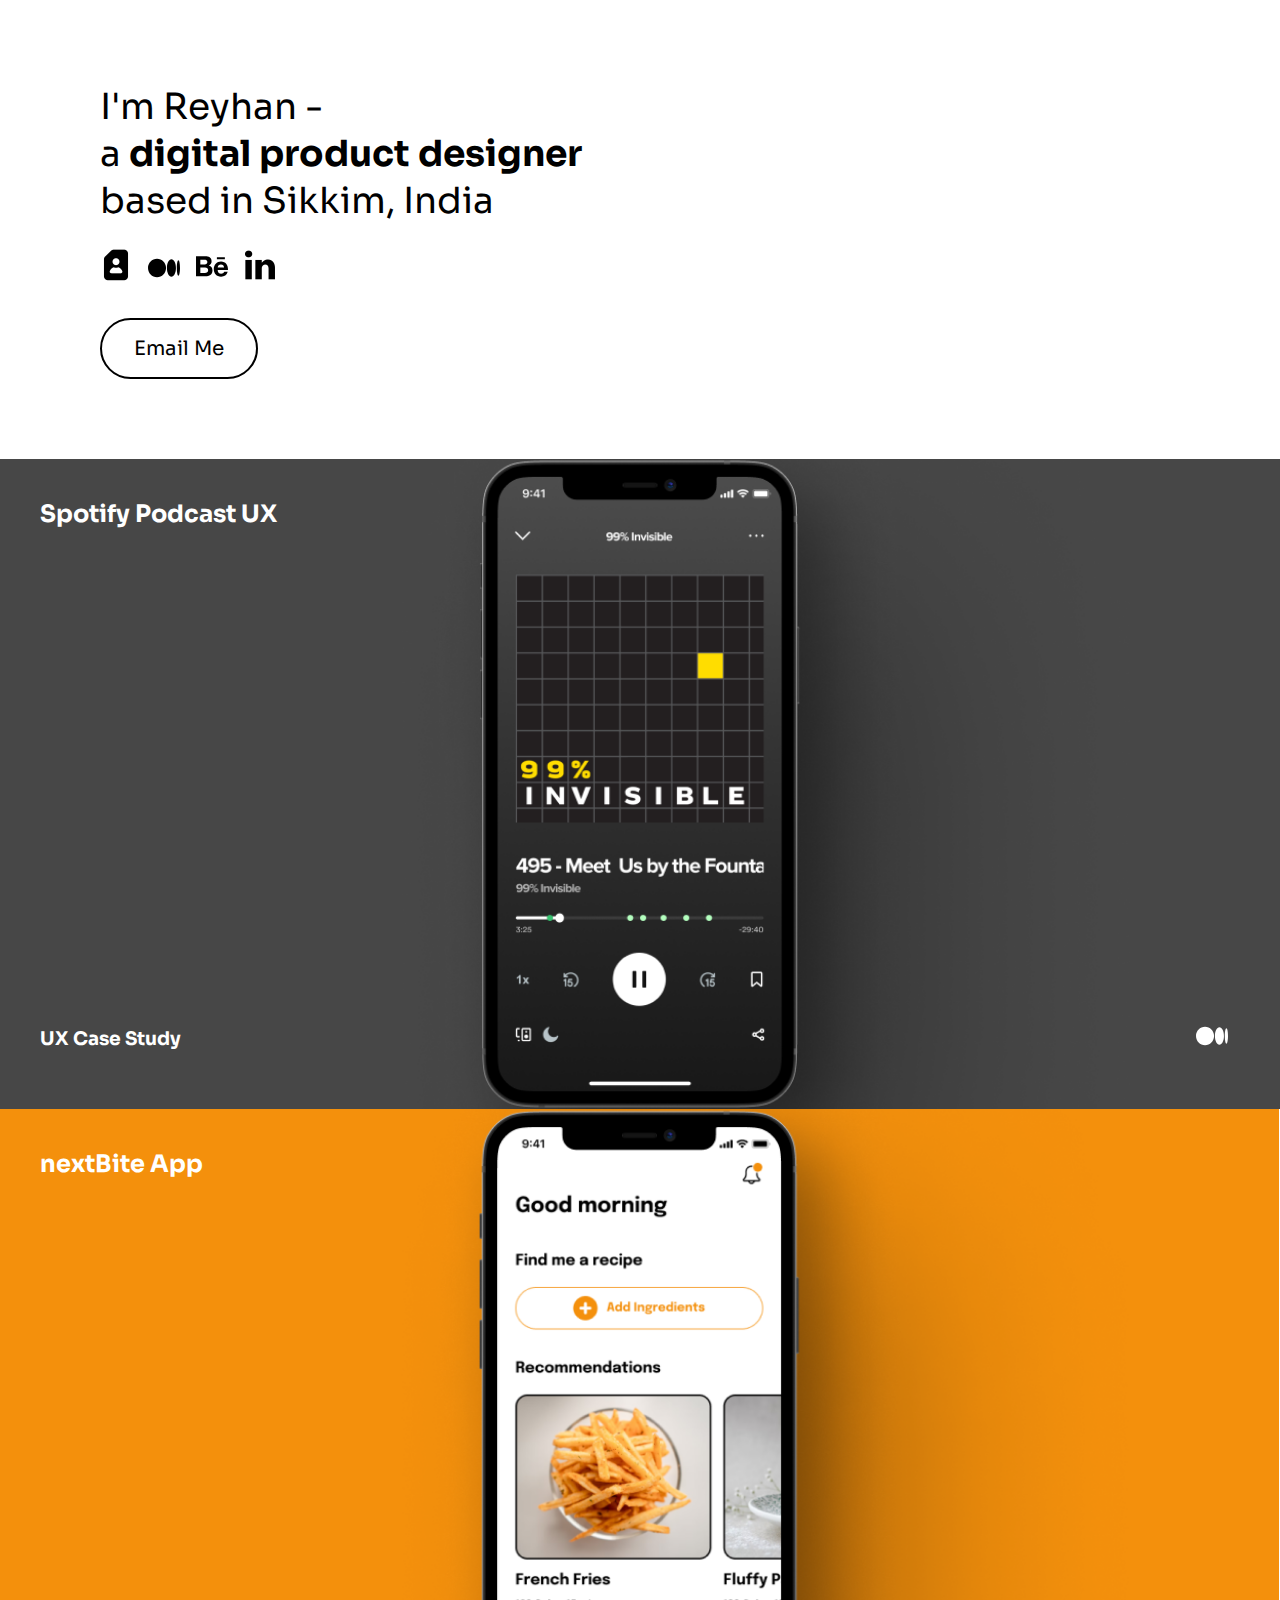
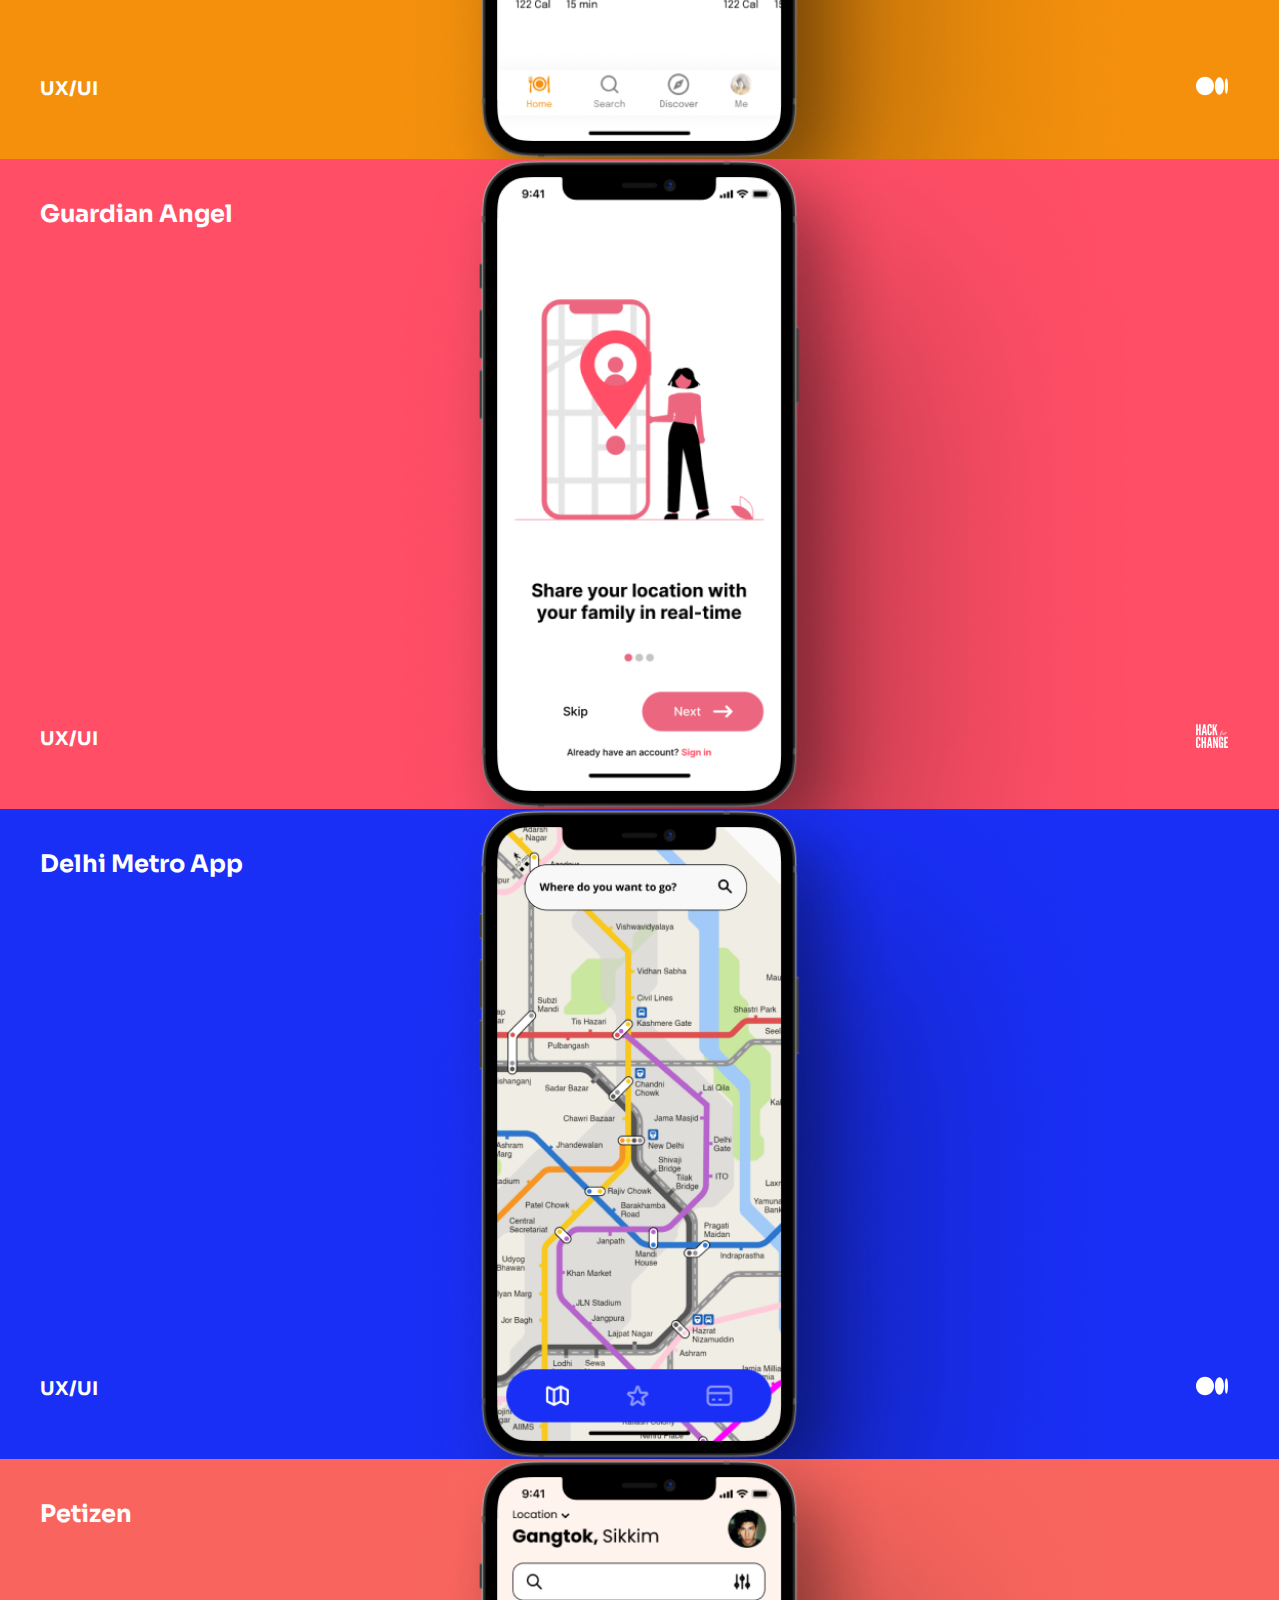
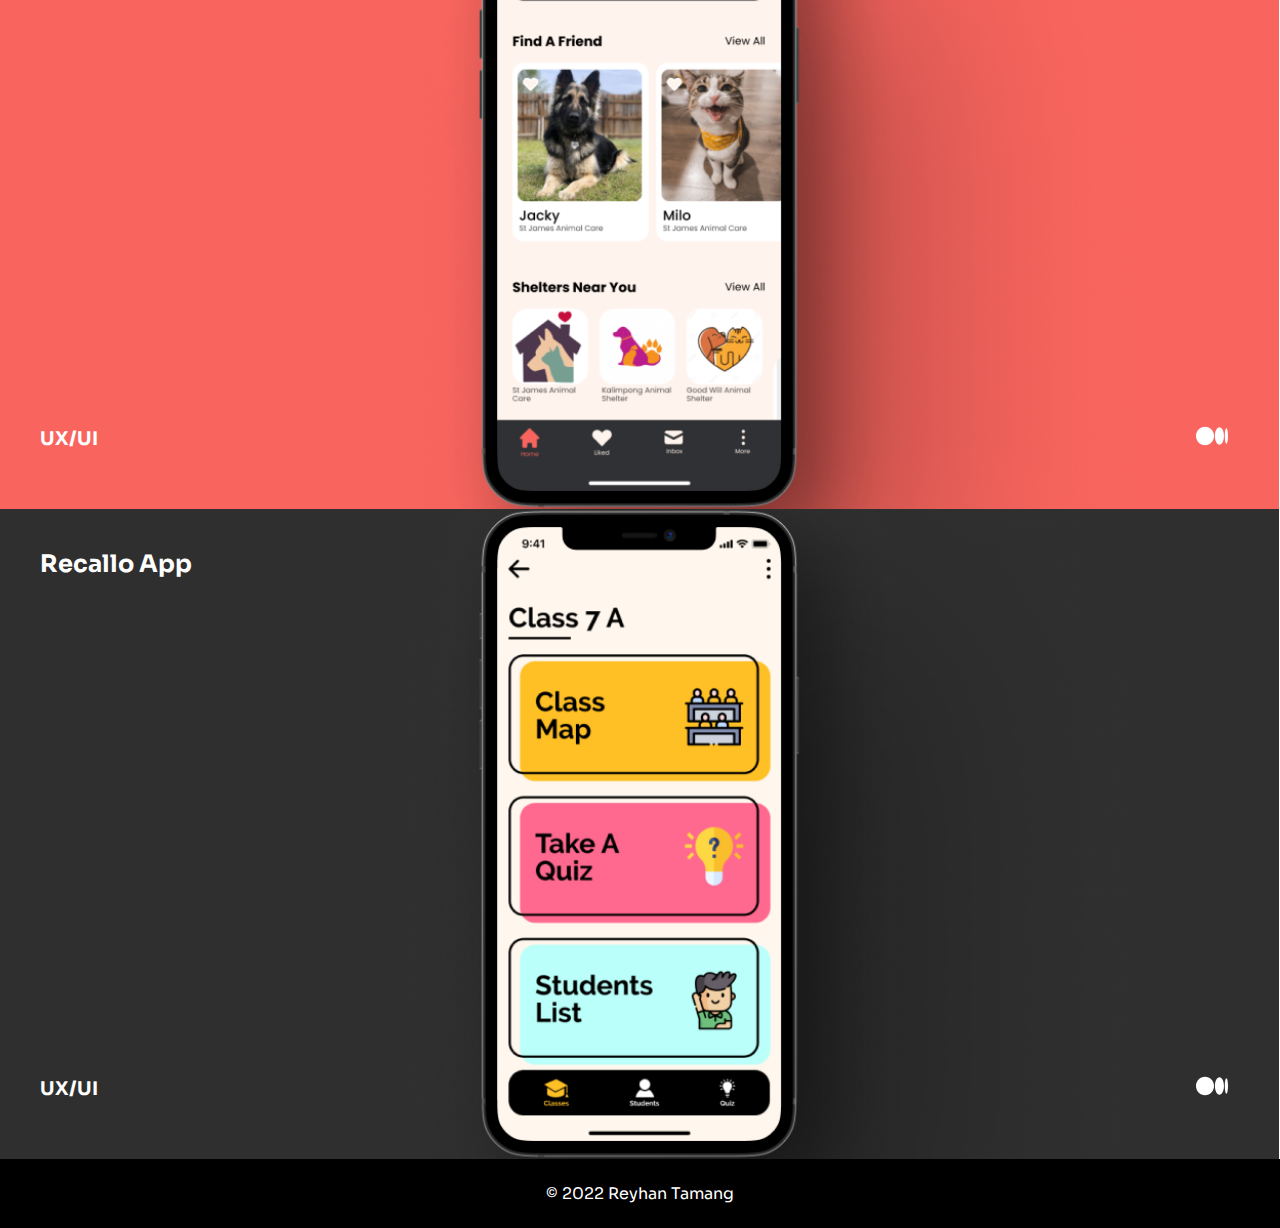
<file: index.html>
<!DOCTYPE html>
<html lang="en">
  <head>
    <meta charset="UTF-8" />
    <meta http-equiv="X-UA-Compatible" content="IE=edge" />
    <meta name="viewport" content="width=device-width, initial-scale=1.0" />
    <link rel="icon" href="./assets/icons/small-icon.png" type="image/x-icon" />
    <link rel="stylesheet" href="style.css" />
    <title>Reyhan Tamang | UX & Product Design</title>
  </head>
  <body>
    <!-- start of grid -->
    <main class="grid">
      <!-- left-hand side start -->
      <div class="hero-section">
        <!-- fixed part start-->
        <div class="hero">
          <h1>
            I'm Reyhan - <br />a
            <span class="bold-text">digital product designer</span> based in Sikkim, India
          </h1>
          <div class="social">
            <a
              href="https://drive.google.com/file/d/131VesaNvyJ38Be-j9mUuzQCVwSt3ZHcF/view?usp=sharing"
              target="_blank"
            >
              <img
                src="./assets/icons/cv.png"
                class="icon left"
                alt="resume icon"
              />
            </a>
            <a href="https://medium.com/@reyhantamang" target="_blank">
              <img
                src="./assets/icons/medium.svg"
                class="icon left"
                alt="medium-icon"
              />
            </a>
            <a href="https://www.behance.net/reyhantamang" target="_blank">
              <img
                src="./assets/icons/behance.svg"
                class="icon left"
                alt="behance icon"
              />
            </a>

            <a
              href="https://www.linkedin.com/in/reyhan-tamang-%F0%9F%8C%8A-3b3729153/"
              target="_blank"
            >
              <img
                src="./assets/icons/link.png"
                class="icon left"
                alt="linkin"
              />
            </a>
          </div>

          <a href="mailto:reyhantamang@gmail.com" class="btn">Email Me</a>
        </div>

        <!-- fixed part start-->
      </div>
      <!-- left-hand side start -->

      <!-- right-hand side start -->
      <div class="projects">
        <!-- spotify podcast start -->
        <div class="single-project spotify">
          <a
            href="https://medium.com/design-bootcamp/elevating-the-podcast-experience-in-spotify-d80ec6feb00f"
            target="_blank"
            ><h2 class="project-title">Spotify Podcast UX</h2></a
          >
          <div class="bottom">
            <h3>UX Case Study</h3>
            <a
              href="https://medium.com/design-bootcamp/elevating-the-podcast-experience-in-spotify-d80ec6feb00f"
              target="_blank"
            >
              <img src="./assets/icons/medium-white.svg" class="icon" alt=""
            /></a>
          </div>
        </div>

        <!-- spotify podcast end -->
        <!-- nextBite Start -->
        <div class="single-project nextbite">
          <a
            href="https://medium.com/design-bootcamp/nextbite-app-ux-case-study-5263dd8b9e61"
            target="_blank"
            ><h2 class="project-title">nextBite App</h2></a
          >
          <div class="bottom">
            <h3>UX/UI</h3>
            <a
              href="https://medium.com/design-bootcamp/nextbite-app-ux-case-study-5263dd8b9e61"
              target="_blank"
            >
              <img src="./assets/icons/medium-white.svg" class="icon" alt=""
            /></a>
          </div>
        </div>
        <!-- nextBite End -->

        <!-- Guardian Angel start -->
        <div class="single-project guardian">
          <a
            href="https://www.hackforchange.co.in/projects/guardian-angel"
            target="_blank"
            ><h2 class="project-title">Guardian Angel</h2></a
          >
          <div class="bottom">
            <h3>UX/UI</h3>
            <a
              href="https://www.hackforchange.co.in/projects/guardian-angel"
              target="_blank"
            >
              <img src="./assets/icons/HFC.svg" class="icon" alt=""
            /></a>
          </div>
        </div>
        <!-- guardian angel end -->

        <!-- Delhi Metro Start -->
        <div class="single-project metro">
          <a
            href="https://bootcamp.uxdesign.cc/delhi-metro-app-redesign-a-ux-ui-case-study-40c8c870247a"
            target="_blank"
          >
            <h2 class="project-title">Delhi Metro App</h2></a
          >
          <div class="bottom">
            <h3>UX/UI</h3>
            <a
              href="https://bootcamp.uxdesign.cc/delhi-metro-app-redesign-a-ux-ui-case-study-40c8c870247a"
              target="_blank"
            >
              <img src="./assets/icons/medium-white.svg" class="icon" alt=""
            /></a>
          </div>
        </div>
        <!-- Delhi Metro End -->

        <!-- petizen start -->
        <div class="single-project pet">
          <a
            href="https://bootcamp.uxdesign.cc/case-study-creating-a-better-platform-to-encourage-pet-adoption-190cae69ba09"
            target="_blank"
          >
            <h2 class="project-title">Petizen</h2></a
          >
          <div class="bottom">
            <h3>UX/UI</h3>
            <a
              href="https://bootcamp.uxdesign.cc/case-study-creating-a-better-platform-to-encourage-pet-adoption-190cae69ba09"
              target="_blank"
            >
              <img src="./assets/icons/medium-white.svg" class="icon" alt=""
            /></a>
          </div>
        </div>
        <!-- petizen end -->

        <!-- Recallo Start -->
        <div class="single-project recallo">
          <a
            href="https://bootcamp.uxdesign.cc/recallo-active-recall-app-e7571c178f1d"
            target="_blank"
          >
            <h2 class="project-title">Recallo App</h2></a
          >
          <div class="bottom">
            <h3>UX/UI</h3>
            <a
              href="https://bootcamp.uxdesign.cc/recallo-active-recall-app-e7571c178f1d"
              target="_blank"
            >
              <img src="./assets/icons/medium-white.svg" class="icon" alt=""
            /></a>
          </div>
        </div>
        <footer>© 2022 Reyhan Tamang</footer>
      </div>
    </main>
  </body>
</html>
</file>
<file: style.css>
@import url('https://fonts.googleapis.com/css2?family=Sora:wght@300;400;500;600;700&display=swap');S
html {
  scroll-behavior: smooth;
}
body {
  box-sizing: border-box;
  font-family: "Sora", sans-serif;
  padding: 0;
  margin: 0;
  font-size: 16px;
  background-color: white;
  max-width: 100%;
}

a {
  text-decoration: none;
  color: white;
  
}
h1 {
  font-size: 36px;
  line-height: 130%;
  font-weight: 400;
}
.bold-text {
  font-weight: 700;
}
.icon {
  width: 32px;
  margin-right: 12px;
}
.grid {
  display: grid;
  grid-template-columns: 1fr 1.4fr;
  grid-gap: 16px;
  margin: 0;
}

.hero-section {
  padding-top: 150px;
  padding-left: 100px;
}

.hero {
  display: flex;
  flex-direction: column;
  align-items: flex-start;
  width: 500px;
  position: fixed;
}

.btn {
  text-decoration: none;
  font-size: 20px;
  font-weight: 400;
  color: black;
  border: 2px solid black;
  border-radius: 60px;
  padding: 16px 32px 16px 32px;
  margin-top: 32px;
}

/* Style the header: fixed position (always stay at the top) */
.header {
  position: fixed;
  top: 0;
  z-index: 1;
  width: 100%;
  background-color: #f1f1f1;
}

.projects {
  display: flex;
  flex-direction: column;
}
.single-project {
  /* background-image: url(./assets/pet.png); */
  background-position: center;
  background-repeat: no-repeat;
  background-size: cover;
  width: 100%;
  height: 650px;
  display: flex;
  flex-direction: column;
  justify-content: space-between;
  align-items: stretch;
  color: white;
}

.spotify {
  background-image: url(./assets/case-studies/spotify.png);
}
.nextbite {
  background-image: url(./assets/case-studies/Recipe.png);
}
.metro {
  background-image: url(./assets/case-studies/Metro.png);
}
.pet {
  background-image: url(./assets/case-studies/pet.png);
}

.recallo {
  background-image: url(./assets/case-studies/Recallo.png);
}
.guardian {
  background-image: url(./assets/case-studies/Guardian\ angel.png);
}
.project-title {
  margin: 40px 0 0 40px;
}
.bottom {
  display: flex;
  flex-direction: row;
  align-items: center;
  justify-content: space-between;
  margin: 0 40px 40px 40px;
}

footer {
  background-color: black;
  padding: 24px;
  color: white;
  text-align: center;
}

@media only screen and (max-width: 1308px) {
  .grid {
    display: block;
  }
  .hero-section {
    padding-top: 60px;
    margin-bottom: 80px;
  }
  .hero {
    position: relative;
  }
}

@media only screen and (max-width: 650px) {
  .hero-section {
    padding-top: 60px;
    padding-left: 20px;
  }
  .hero {
    max-width: 400px;
  }
  h1 {
    font-size: 32px;
  }
  .btn {
    font-size: 20px;
  }

  h2 {
    font-size: 24px;
  }
  .project-title {
    margin: 20px 0 0 20px;
  }
  .bottom {
    margin: 0 20px 20px 20px;
  }
}
@media only screen and (max-width: 650px) {
  .hero {
    width: 300px;
  }
}

.btn:hover {
  background-color: black;
  color: white;
  text-decoration: none;
}
a:hover{
  text-decoration: underline;
}
</file>
